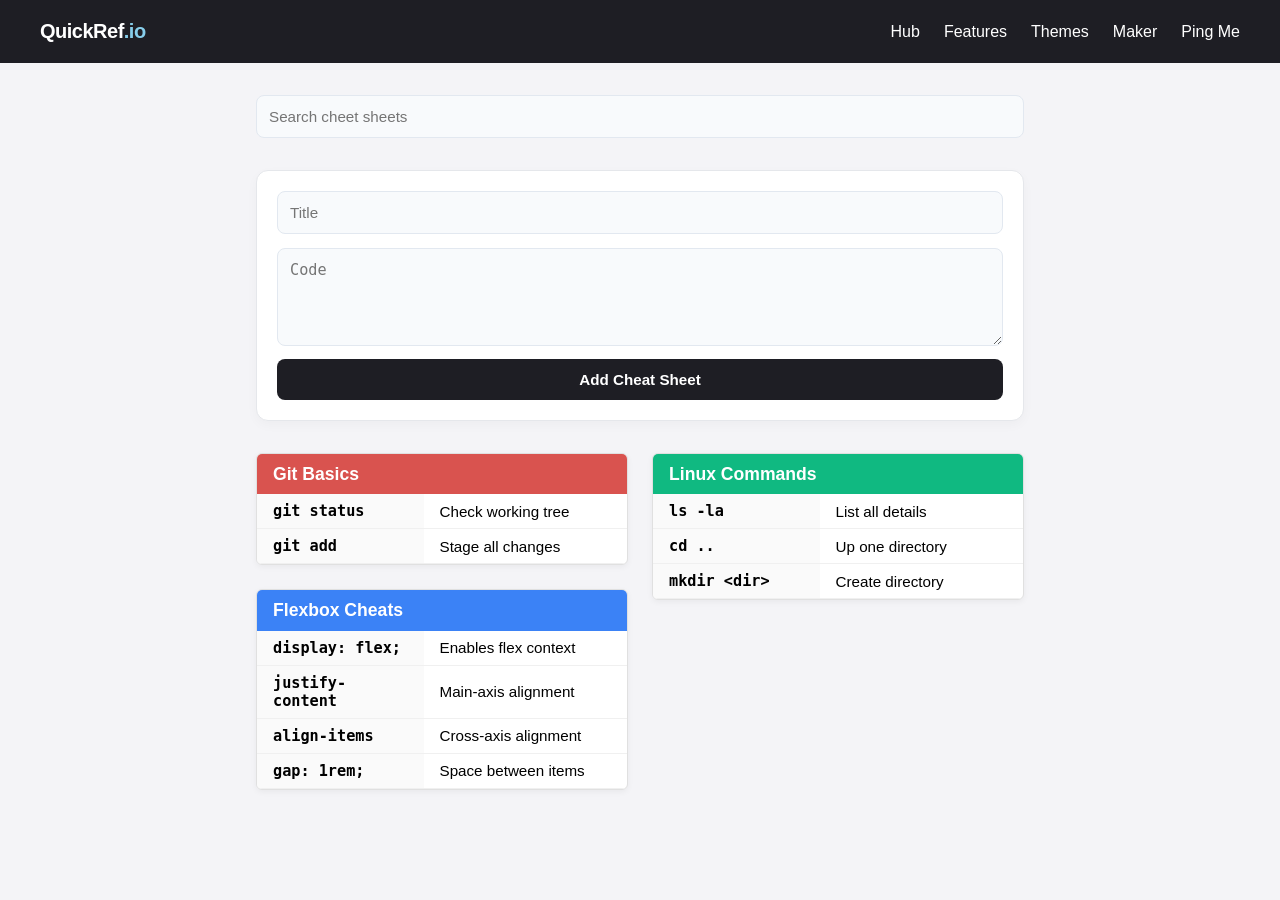
<file: index.html>
<!DOCTYPE html>
<html lang="en">
<head>
    <meta charset="UTF-8">
    <meta name="viewport" content="width=device-width, initial-scale=1.0">
    <title>Cheat Sheet</title>
    <link rel="stylesheet" href="style.css">
</head>
<body>
<nav>
    <div class="logo">QuickRef<span>.io</span></div>
    <ul> <li><a href="#">Hub</a></li>
        <li><a href="features.html" target="_blank">Features</a></li>
        <li><a href="themes.html" target="_blank">Themes</a></li>
        <li><a href="maker.html" target="_blank">Maker</a></li>
        <li><a href="ping-me.html" target="_blank">Ping Me</a></li>
    </ul>   
</nav>
<main>
    <header>
        <input type="text" id="search-bar" placeholder="Search cheet sheets" >
    </header>
    <section>
        <form id="note-form">
            <input type="text" id="titles" placeholder="Title" required>
            <textarea id="codes" placeholder="Code" rows="4" required></textarea>
            <button type="submit">Add Cheat Sheet</button>
        </form>
    </section>
    <section id="notes-container" class="notes-container">
        <div class="cheat-card">
            <h3 class="card-header">Git Basics</h3>
            <table class="cheat-table">
                <tr>
                    <td>git status</td>
                    <td>Check working tree</td>
                </tr>
                <tr>
                    <td>git add</td>
                    <td>Stage all changes</td>
                </tr>
            </table>
        </div>
        <div class="cheat-card">
    <h3 class="card-header" style="background-color: #3b82f6;">Flexbox Cheats</h3>
    <table class="cheat-table">
      <tr>
        <td>display: flex;</td>
        <td>Enables flex context</td>
      </tr>
      <tr>
        <td>justify-content</td>
        <td>Main-axis alignment</td>
      </tr>
      <tr>
        <td>align-items</td>
        <td>Cross-axis alignment</td>
      </tr>
      <tr>
        <td>gap: 1rem;</td>
        <td>Space between items</td>
      </tr>
    </table>
  </div>
  <div class="cheat-card">
    <h3 class="card-header" style="background-color: #10b981;">Linux Commands</h3>
    <table class="cheat-table">
      <tr>
        <td>ls -la</td>
        <td>List all details</td>
      </tr>
      <tr>
        <td>cd ..</td>
        <td>Up one directory</td>
      </tr>
      <tr>
        <td>mkdir &lt;dir&gt;</td>
        <td>Create directory</td>
      </tr>
    </table>
  </div>

    </section>
</main>
    <script src="script.js"></script>
</body>
</html>
</file>
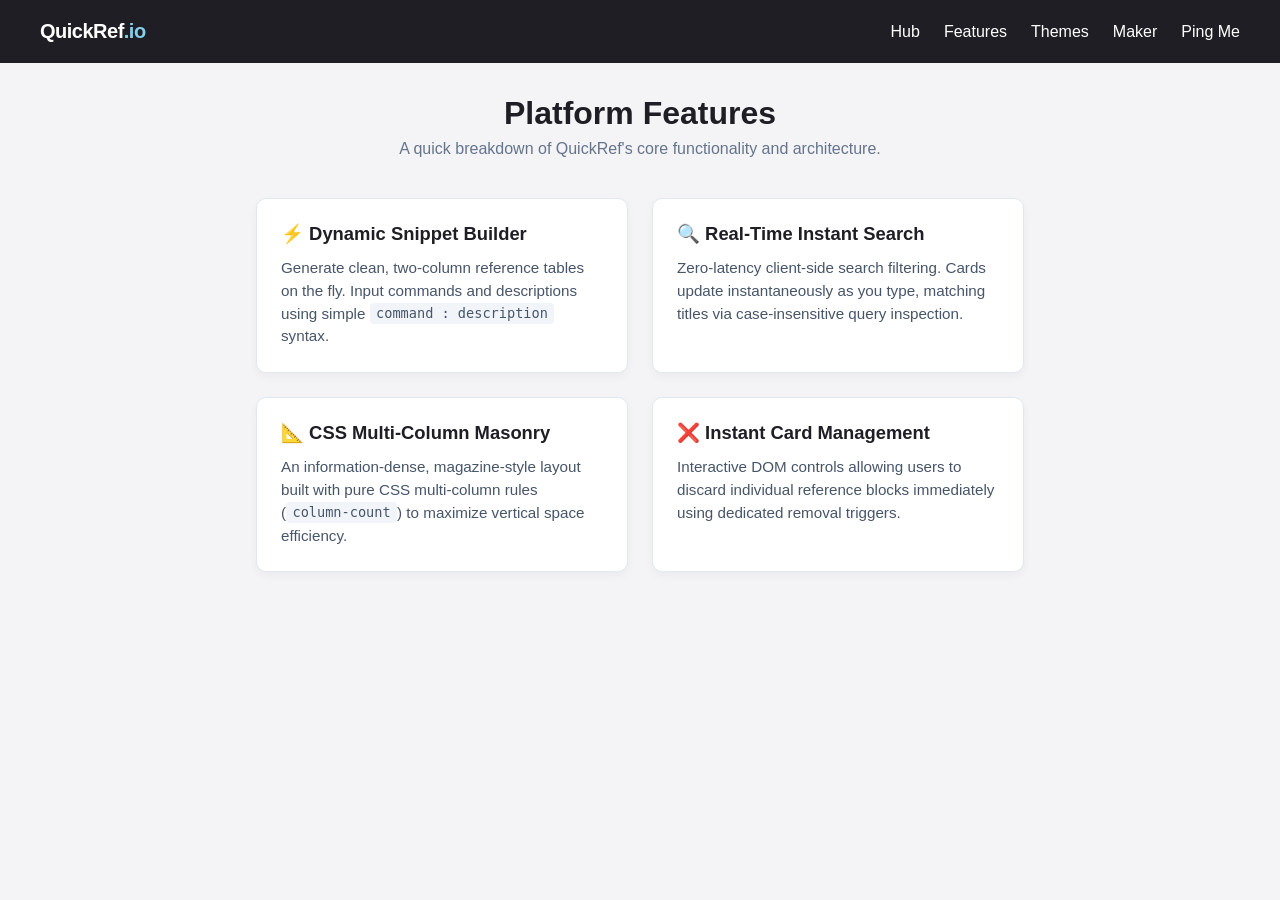
<file: features.html>
<!DOCTYPE html>
<html lang="en">
<head>
    <meta charset="UTF-8">
    <meta name="viewport" content="width=device-width, initial-scale=1.0">
    <title>Features - QuickRef.io</title>
    <link rel="stylesheet" href="style.css">
</head>
<body>
<nav>
    <div class="logo">QuickRef<span>.io</span></div>
    <ul>
        <li><a href="index.html">Hub</a></li>
        <li><a href="#">Features</a></li>
        <li><a href="themes.html" target="_blank">Themes</a></li>
        <li><a href="maker.html" target="_blank">Maker</a></li>
        <li><a href="ping-me.html" target="_blank">Ping Me</a></li>
    </ul>   
</nav>

<main>
    <header class="page-header">
        <h1>Platform Features</h1>
        <p>A quick breakdown of QuickRef's core functionality and architecture.</p>
    </header>

    <section class="features-grid">
        <div class="feature-card">
            <h3>⚡ Dynamic Snippet Builder</h3>
            <p>Generate clean, two-column reference tables on the fly. Input commands and descriptions using simple <code>command : description</code> syntax.</p>
        </div>

        <div class="feature-card">
            <h3>🔍 Real-Time Instant Search</h3>
            <p>Zero-latency client-side search filtering. Cards update instantaneously as you type, matching titles via case-insensitive query inspection.</p>
        </div>

        <div class="feature-card">
            <h3>📐 CSS Multi-Column Masonry</h3>
            <p>An information-dense, magazine-style layout built with pure CSS multi-column rules (<code>column-count</code>) to maximize vertical space efficiency.</p>
        </div>

        <div class="feature-card">
            <h3>❌ Instant Card Management</h3>
            <p>Interactive DOM controls allowing users to discard individual reference blocks immediately using dedicated removal triggers.</p>
        </div>
    </section>
</main>
</body>
</html>
</file>
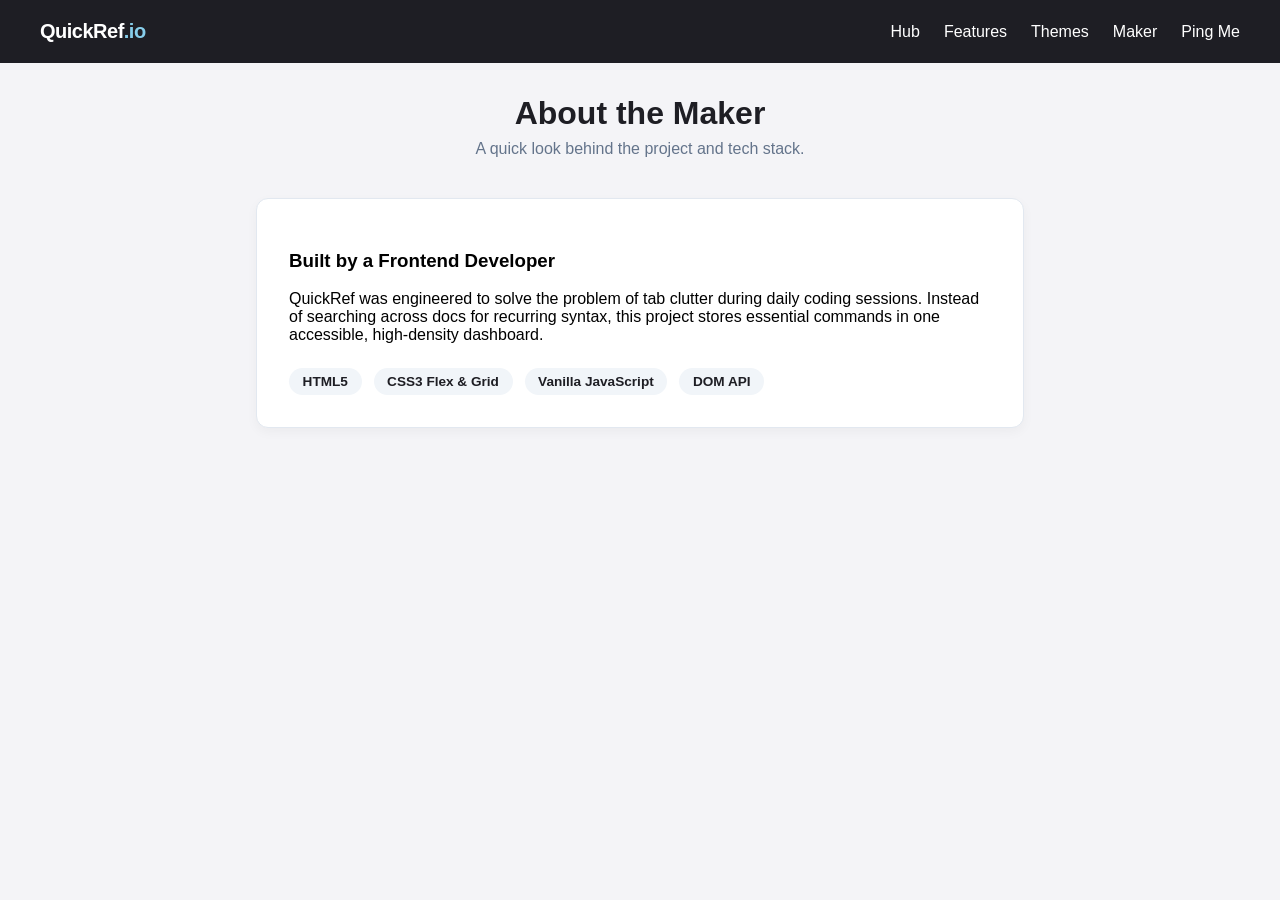
<file: maker.html>
<!DOCTYPE html>
<html lang="en">
<head>
    <meta charset="UTF-8">
    <meta name="viewport" content="width=device-width, initial-scale=1.0">
    <title>Maker - QuickRef.io</title>
    <link rel="stylesheet" href="style.css">
</head>
<body>
<nav>
    <div class="logo">QuickRef<span>.io</span></div>
    <ul>
        <li><a href="index.html">Hub</a></li>
        <li><a href="features.html" target="_blank">Features</a></li>
        <li><a href="themes.html" target="_blank">Themes</a></li>
        <li><a href="#">Maker</a></li>
        <li><a href="ping-me.html" target="_blank">Ping Me</a></li>
    </ul>   
</nav>

<main>
    <header class="page-header">
        <h1>About the Maker</h1>
        <p>A quick look behind the project and tech stack.</p>
    </header>

    <section class="maker-card">
        <h3>Built by a Frontend Developer</h3>
        <p>QuickRef was engineered to solve the problem of tab clutter during daily coding sessions. Instead of searching across docs for recurring syntax, this project stores essential commands in one accessible, high-density dashboard.</p>
        <div class="stack-tags">
            <span>HTML5</span>
            <span>CSS3 Flex & Grid</span>
            <span>Vanilla JavaScript</span>
            <span>DOM API</span>
        </div>
    </section>
</main>
</body>
</html>
</file>
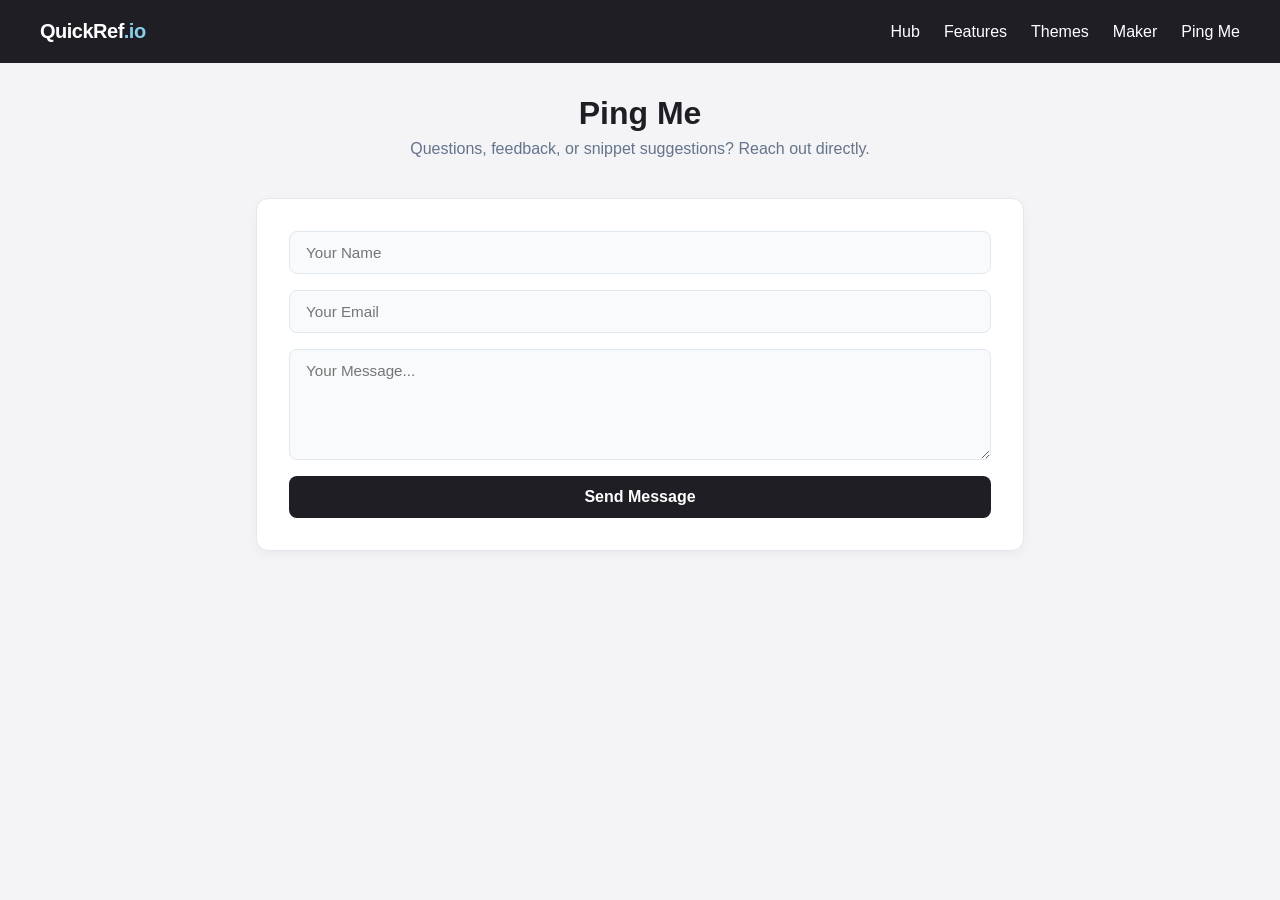
<file: ping-me.html>
<!DOCTYPE html>
<html lang="en">
<head>
    <meta charset="UTF-8">
    <meta name="viewport" content="width=device-width, initial-scale=1.0">
    <title>Ping Me - QuickRef.io</title>
    <link rel="stylesheet" href="style.css">
</head>
<body>
<nav>
    <div class="logo">QuickRef<span>.io</span></div>
    <ul>
        <li><a href="index.html">Hub</a></li>
        <li><a href="features.html">Features</a></li>
        <li><a href="themes.html" target="_blank">Themes</a></li>
        <li><a href="maker.html" target="_blank">Maker</a></li>
        <li><a href="#">Ping Me</a></li>
    </ul>   
</nav>

<main>
    <header class="page-header">
        <h1>Ping Me</h1>
        <p>Questions, feedback, or snippet suggestions? Reach out directly.</p>
    </header>

    <section class="contact-box">
        <form id="contact-form" onsubmit="event.preventDefault(); alert('Message sent!'); this.reset();">
            <input type="text" placeholder="Your Name" required>
            <input type="email" placeholder="Your Email" required>
            <textarea placeholder="Your Message..." rows="5" required></textarea>
            <button type="submit">Send Message</button>
        </form>
    </section>
</main>
</body>
</html>
</file>
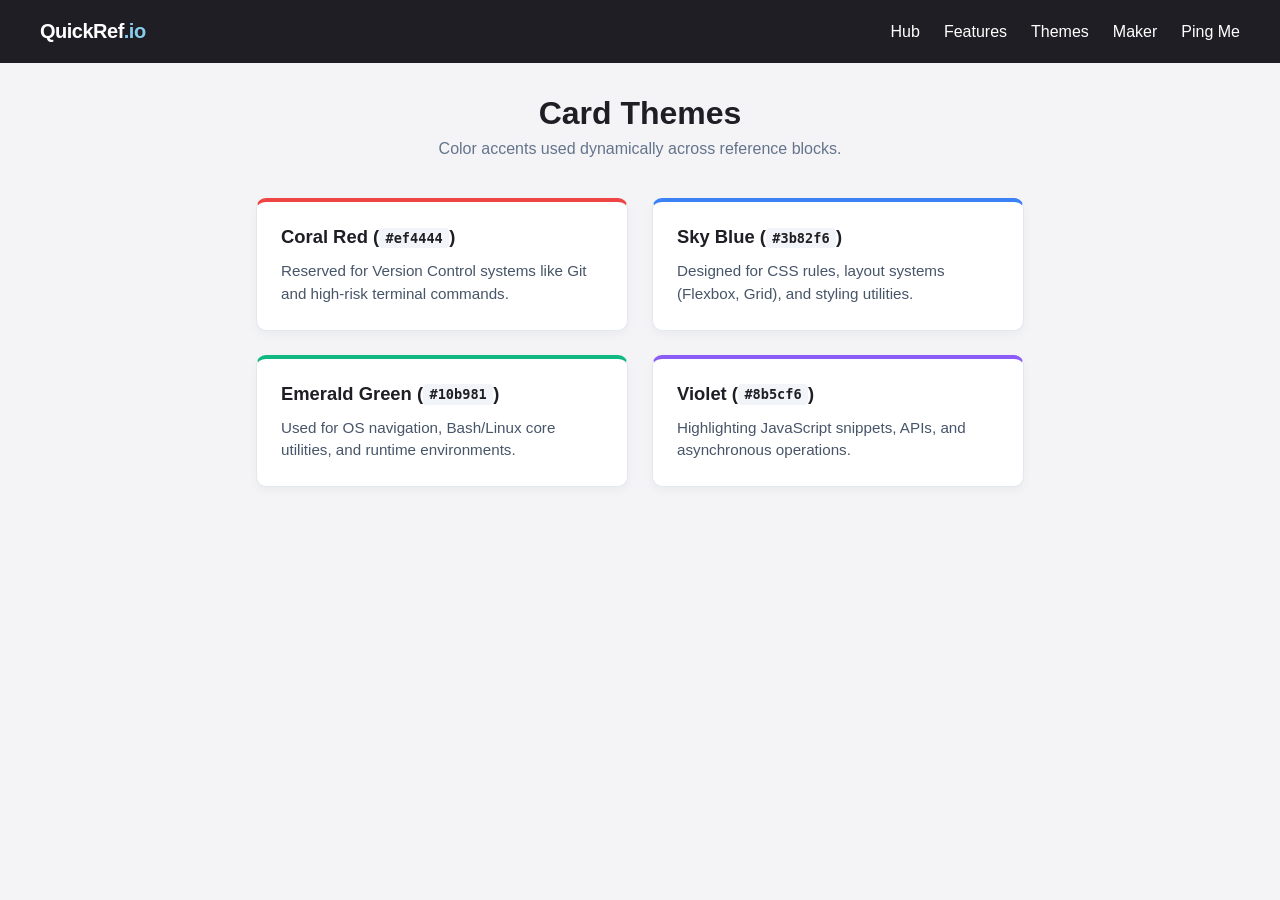
<file: themes.html>
<!DOCTYPE html>
<html lang="en">
<head>
    <meta charset="UTF-8">
    <meta name="viewport" content="width=device-width, initial-scale=1.0">
    <title>Themes - QuickRef.io</title>
    <link rel="stylesheet" href="style.css">
</head>
<body>
<nav>
    <div class="logo">QuickRef<span>.io</span></div>
    <ul>
        <li><a href="index.html">Hub</a></li>
        <li><a href="features.html" target="_blank">Features</a></li>
        <li><a href="#">Themes</a></li>
        <li><a href="maker.html" target="_blank">Maker</a></li>
        <li><a href="ping-me.html" target="_blank">Ping Me</a></li>
    </ul>   
</nav>

<main>
    <header class="page-header">
        <h1>Card Themes</h1>
        <p>Color accents used dynamically across reference blocks.</p>
    </header>

    <section class="features-grid">
        <div class="feature-card" style="border-top: 4px solid #ef4444;">
            <h3>Coral Red (<code>#ef4444</code>)</h3>
            <p>Reserved for Version Control systems like Git and high-risk terminal commands.</p>
        </div>
        <div class="feature-card" style="border-top: 4px solid #3b82f6;">
            <h3>Sky Blue (<code>#3b82f6</code>)</h3>
            <p>Designed for CSS rules, layout systems (Flexbox, Grid), and styling utilities.</p>
        </div>
        <div class="feature-card" style="border-top: 4px solid #10b981;">
            <h3>Emerald Green (<code>#10b981</code>)</h3>
            <p>Used for OS navigation, Bash/Linux core utilities, and runtime environments.</p>
        </div>
        <div class="feature-card" style="border-top: 4px solid #8b5cf6;">
            <h3>Violet (<code>#8b5cf6</code>)</h3>
            <p>Highlighting JavaScript snippets, APIs, and asynchronous operations.</p>
        </div>
    </section>
</main>
</body>
</html>
</file>
<file: style.css>
*{
    box-sizing: border-box;
}
body{
    margin: 0;
    font-family: sans-serif;
    background-color: #f4f4f7;
}
nav{
    background-color: #1e1e24;
    padding: 20px 40px;
    display: flex;
    justify-content: space-between;
    align-items: center;
}
.logo{
    color: #fff;
    font-weight: 700;
  font-size: 1.25rem;
  letter-spacing: -0.5px;
}

.logo span {
  color: skyblue;
}
nav ul{
    list-style: none;
    display: flex;
    justify-content: flex-end;
    margin: 0;
    padding: 0;
    gap: 1.5rem;
}
nav a{
    text-decoration: none;
    color: #fff;
    transition-duration: 0.3s;
}
nav a:hover{
    color: skyblue;
}
main{
    max-width: 800px;
    margin: 2rem auto;
    padding: 0 1rem;
}
#search-bar{
    width: 100%;
    padding: 0.8rem 1rem;
    border: 1px solid #ccc;
    border-radius: 6px;
    margin-bottom: 2rem;
}
#note-form{
    display: flex;
    flex-direction: column;
    gap: 0.85rem;
    background-color: #ffffff;
    padding: 1.25rem;
    border-radius: 12px;
    box-shadow: 0 4px 12px rgba(0, 0, 0, 0.03);
    border: 1px solid #e5e7eb;
}
#titles, #search-bar {
        padding: 0.75rem;
        border: 1px solid #e2e8f0;
        border-radius: 8px;
        background-color: #f8fafc;
        outline: none;
        font-size: 0.95rem;
        transition: border-color 0.2s, box-shadow 0.2s;
    }
#codes{
        padding: 0.75rem;
        border: 1px solid #e2e8f0;
        border-radius: 8px;
        background-color: #f8fafc;
        outline: none;
        font-size: 0.95rem;
        transition: border-color 0.2s, box-shadow 0.2s;
    }
    #titles:focus, #codes:focus, #search-bar:focus {
  border-color: #3b82f6;
  background-color: #ffffff;
  box-shadow: 0 0 0 3px rgba(59, 130, 246, 0.1);
}
#note-form button {
    background-color: #1e1e24;
    color: #fff;
    padding: 0.75rem;
    border: none;
    border-radius: 8px;
    font-size: 0.95rem;
    font-weight: 600;
    cursor: pointer;
    transition: transform 0.1s ease background-color 0.2s;
}

#note-form button:hover {
    background-color: #2b2b36;
}
#note-form button:active {
  transform: scale(0.98);
}
.notes-container
{
    margin: 2rem 0;
    column-count: 2;
    column-gap: 1.5rem;
}
.cheat-card{
    background-color: #ffffff;
    border-radius: 6px;
    box-shadow: 0 2px 6px rgba(0, 0, 0, 0.05);
    border: 1px solid #e0e0e0;
    overflow: hidden;
    break-inside: avoid;
    margin-bottom: 1.5rem;
}
.card-header{
    margin: 0;
    padding: 0.6rem 1rem;
    background-color: #d9534f;
    color: #fff;
    font-size: 1.1rem;
    display: flex;
    justify-content: space-between;
    align-items: center;
}
.delete-btn {
    background: transparent;
    border: none;
    color: #ffffff;
    font-size: 1.25rem;
    line-height: 1;
    cursor: pointer;
    padding: 0 0.25rem;
    opacity: 0.8;
    transition: opacity 0.2s ease, transform 0.2s ease;
}

.delete-btn:hover {
    opacity: 1;
    transform: scale(1.2);
}
.cheat-table{
    width: 100%;
    border-collapse: collapse;
}
.cheat-table td{
    padding: 0.5rem 1rem;
    border-bottom: 1px solid #f0f0f0;
    font-size: 0.95rem;
}
.cheat-table td:first-child{
    font-family: monospace;
    font-weight: 600;
    background-color: #fafafa;
    width: 45%;
}
/* --- Features Page Styles --- */
.page-header {
    text-align: center;
    margin-bottom: 2.5rem;
}

.page-header h1 {
    font-size: 2rem;
    color: #1e1e24;
    margin-bottom: 0.5rem;
}

.page-header p {
    color: #64748b;
    margin: 0;
    font-size: 1rem;
}

.features-grid {
    display: grid;
    grid-template-columns: repeat(auto-fit, minmax(280px, 1fr));
    gap: 1.5rem;
}

.feature-card {
    background-color: #ffffff;
    padding: 1.5rem;
    border-radius: 10px;
    border: 1px solid #e2e8f0;
    box-shadow: 0 4px 10px rgba(0, 0, 0, 0.04);
}

.feature-card h3 {
    margin-top: 0;
    color: #1e1e24;
    font-size: 1.15rem;
    margin-bottom: 0.75rem;
}

.feature-card p {
    color: #475569;
    font-size: 0.95rem;
    line-height: 1.5;
    margin: 0;
}

.feature-card code {
    background-color: #f1f5f9;
    padding: 0.15rem 0.4rem;
    border-radius: 4px;
    font-family: monospace;
    font-size: 0.85rem;
}
/* --- Extra Pages Styling --- */
.contact-box, .maker-card {
    background: #ffffff;
    padding: 2rem;
    border-radius: 12px;
    border: 1px solid #e2e8f0;
    box-shadow: 0 4px 12px rgba(0, 0, 0, 0.04);
}

#contact-form {
    display: flex;
    flex-direction: column;
    gap: 1rem;
}

#contact-form input,
#contact-form textarea {
    padding: 0.75rem 1rem;
    border: 1px solid #e2e8f0;
    border-radius: 8px;
    background-color: #f8fafc;
    font-family: inherit;
    font-size: 0.95rem;
}

#contact-form button {
    background: #1e1e24;
    color: #fff;
    padding: 0.75rem;
    border: none;
    border-radius: 8px;
    font-size: 1rem;
    font-weight: 600;
    cursor: pointer;
}

.stack-tags {
    display: flex;
    gap: 0.75rem;
    margin-top: 1.5rem;
    flex-wrap: wrap;
}

.stack-tags span {
    background: #f1f5f9;
    color: #1e1e24;
    padding: 0.35rem 0.85rem;
    border-radius: 20px;
    font-size: 0.85rem;
    font-weight: 600;
}
</file>
